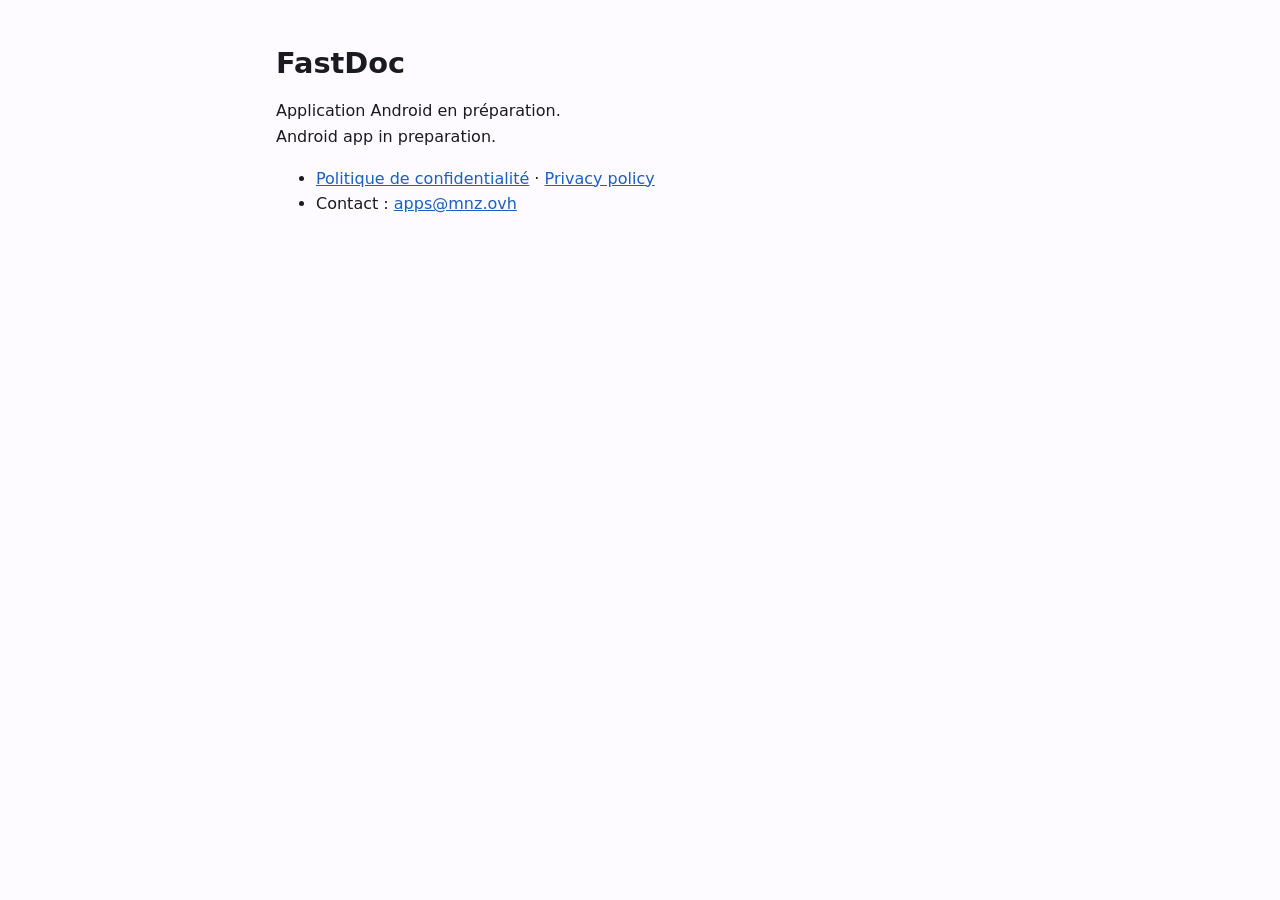
<file: index.html>
<!doctype html>
<html lang="fr">
<head>
<meta charset="utf-8">
<meta name="viewport" content="width=device-width, initial-scale=1">
<meta name="robots" content="noindex, nofollow">
<title>FastDoc</title>
<link rel="stylesheet" href="style.css">
</head>
<body>
<main>
<h1>FastDoc</h1>
<p>Application Android en préparation.<br><span lang="en">Android app in preparation.</span></p>
<ul>
<li><a href="privacy-policy.html">Politique de confidentialité</a> · <a href="privacy-policy.html#en" lang="en">Privacy policy</a></li>
<li>Contact : <a href="mailto:apps@mnz.ovh">apps@mnz.ovh</a></li>
</ul>
</main>
</body>
</html>
</file>
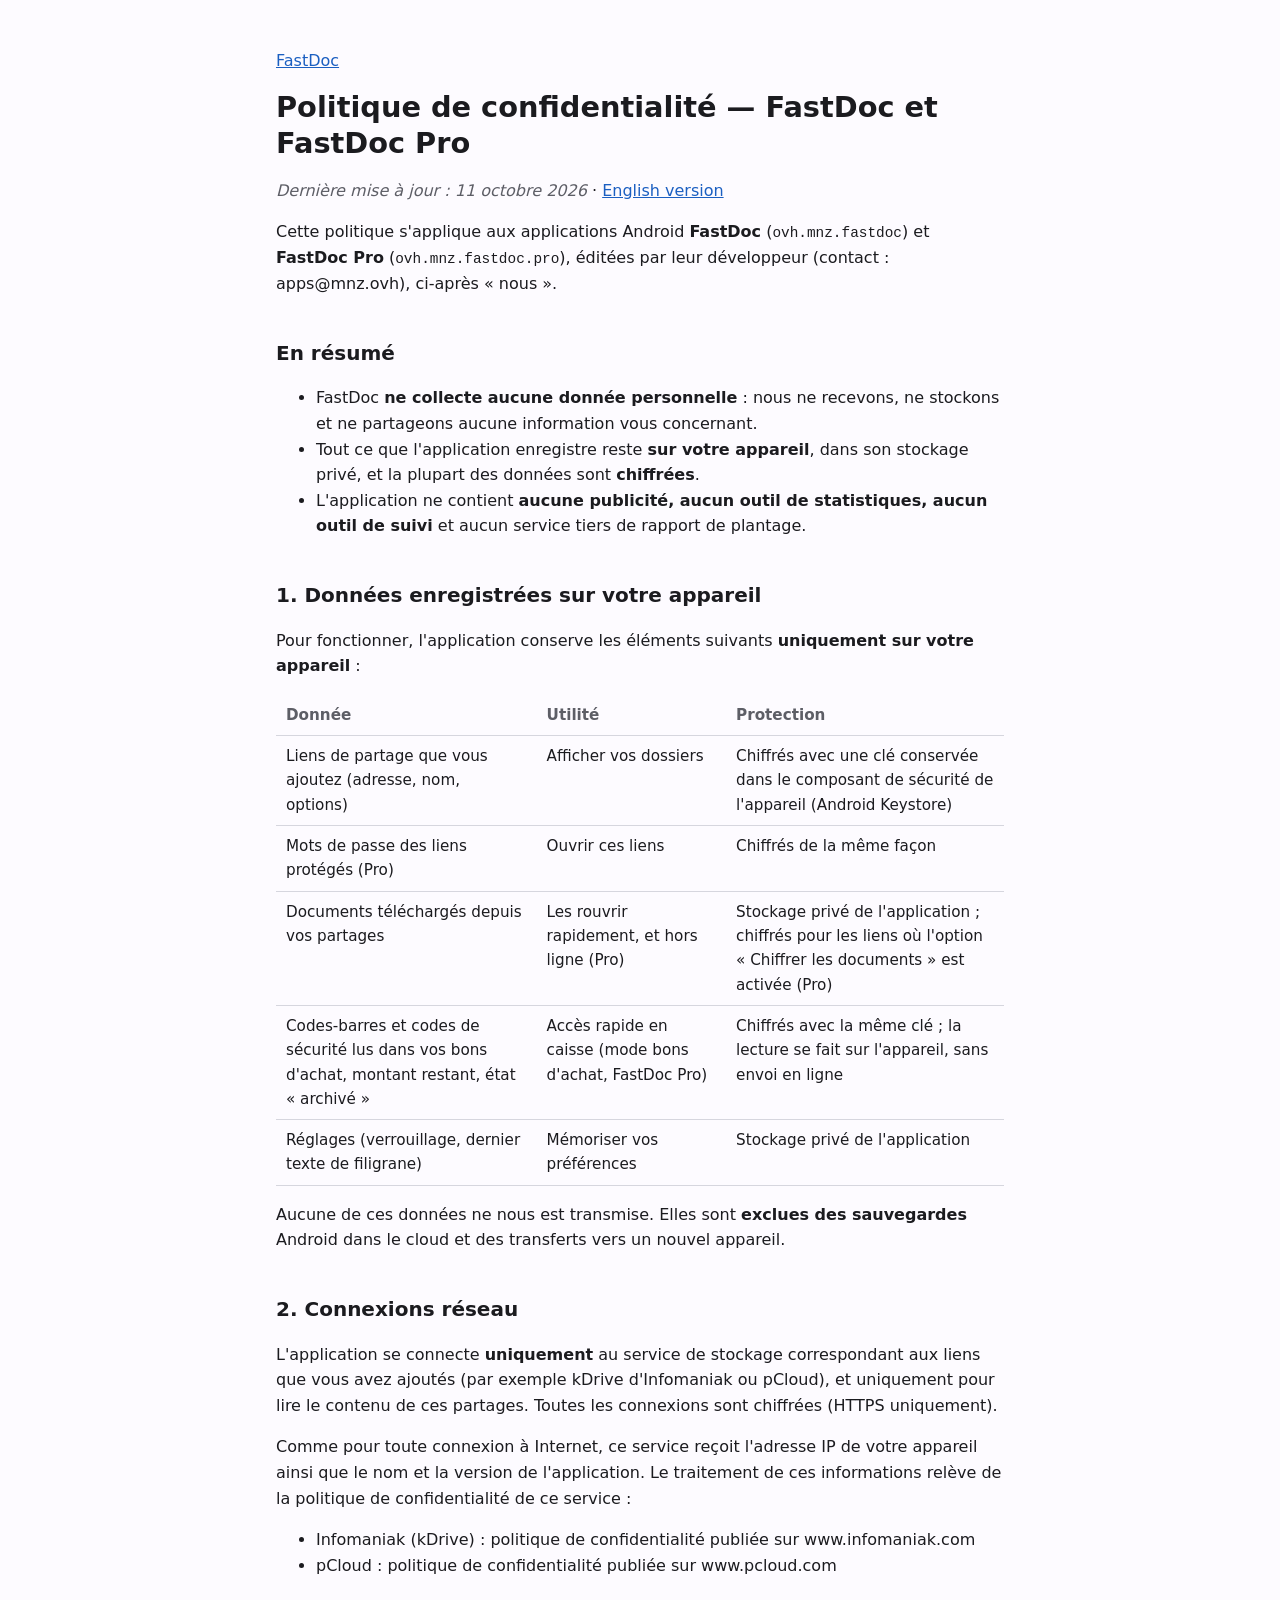
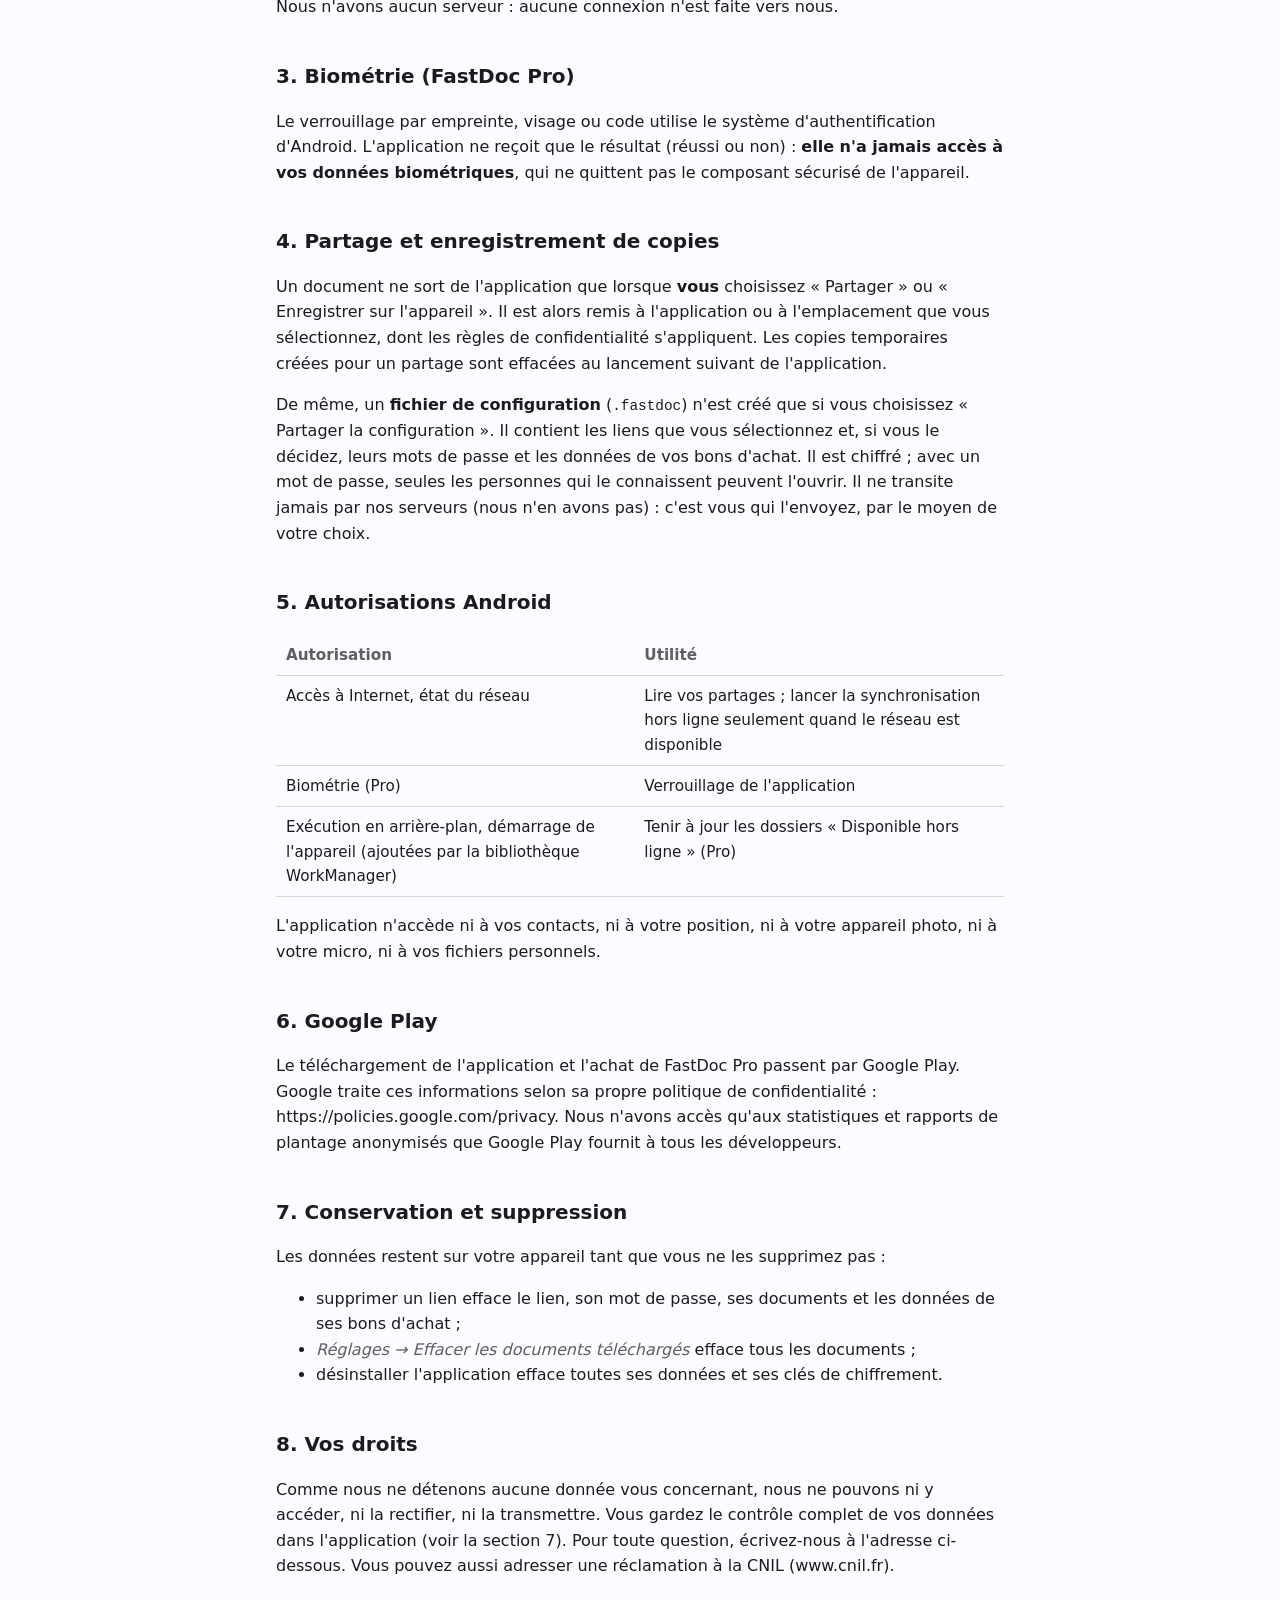
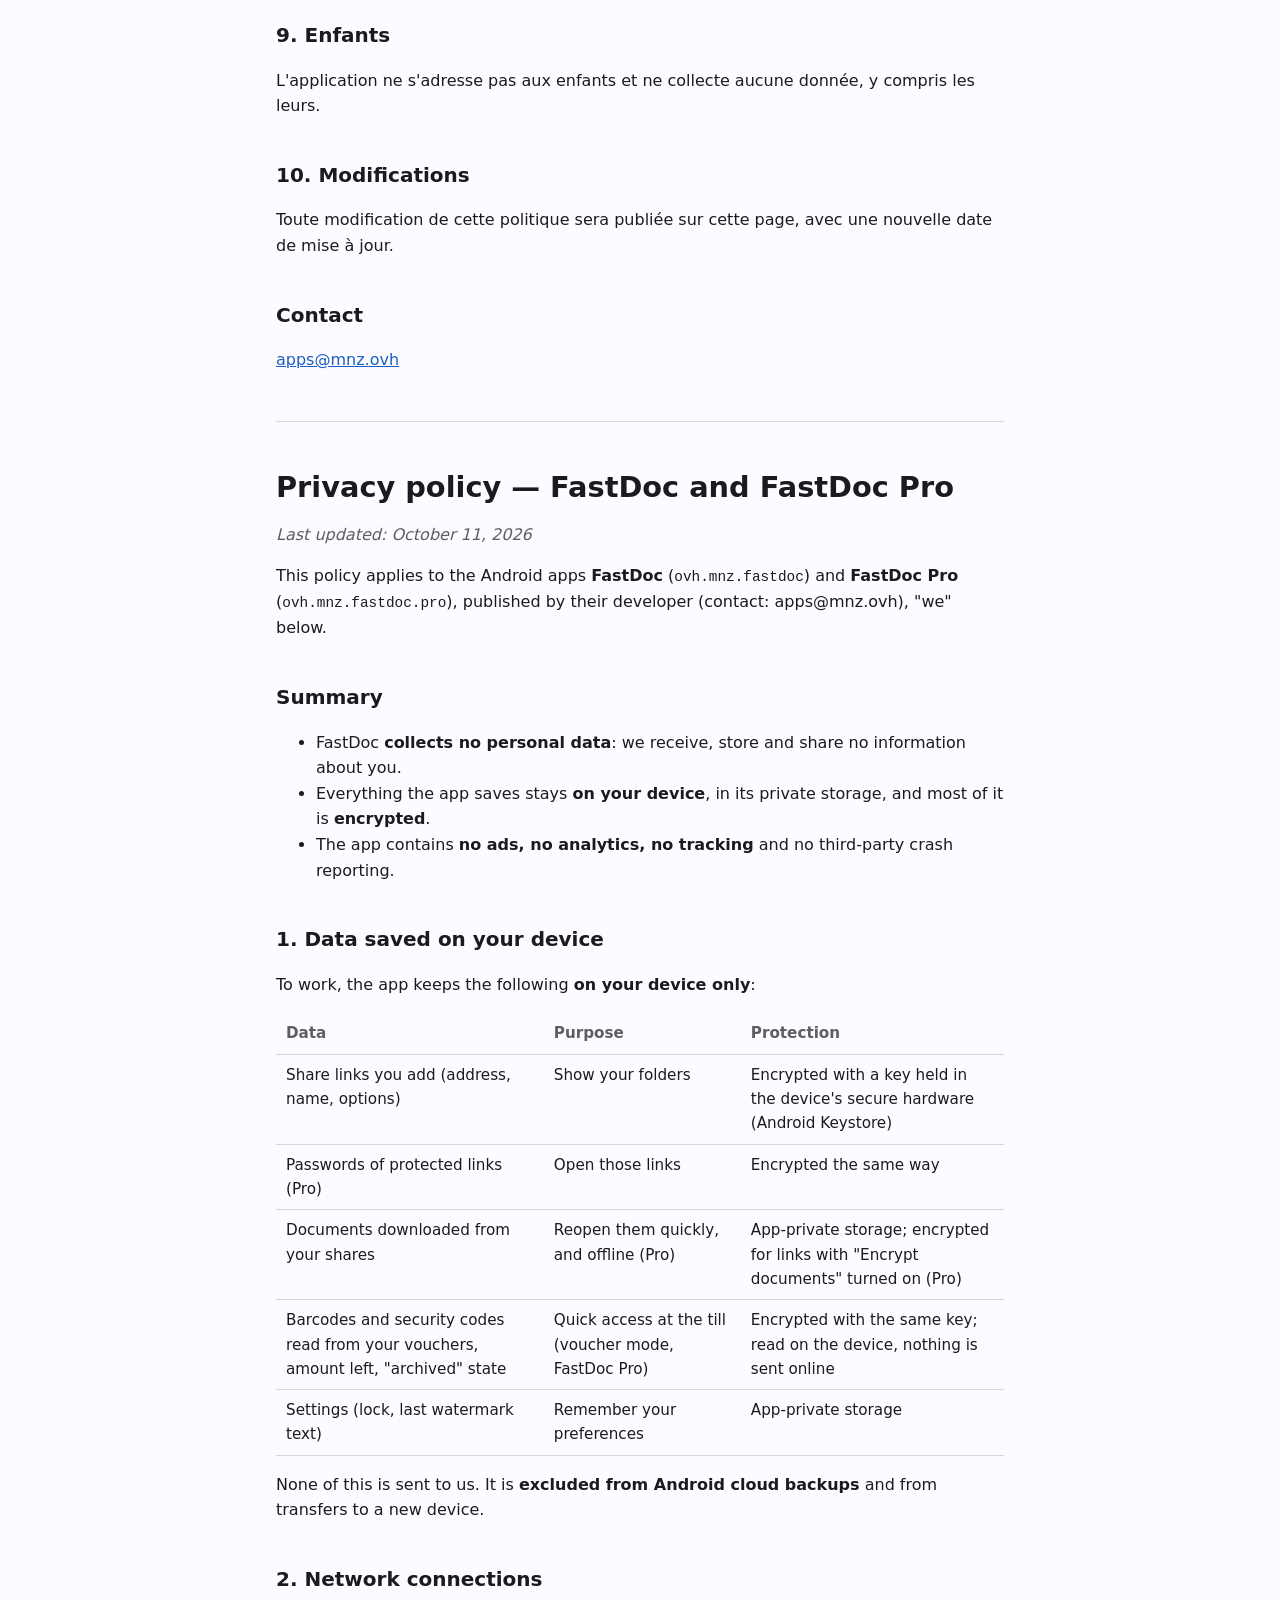
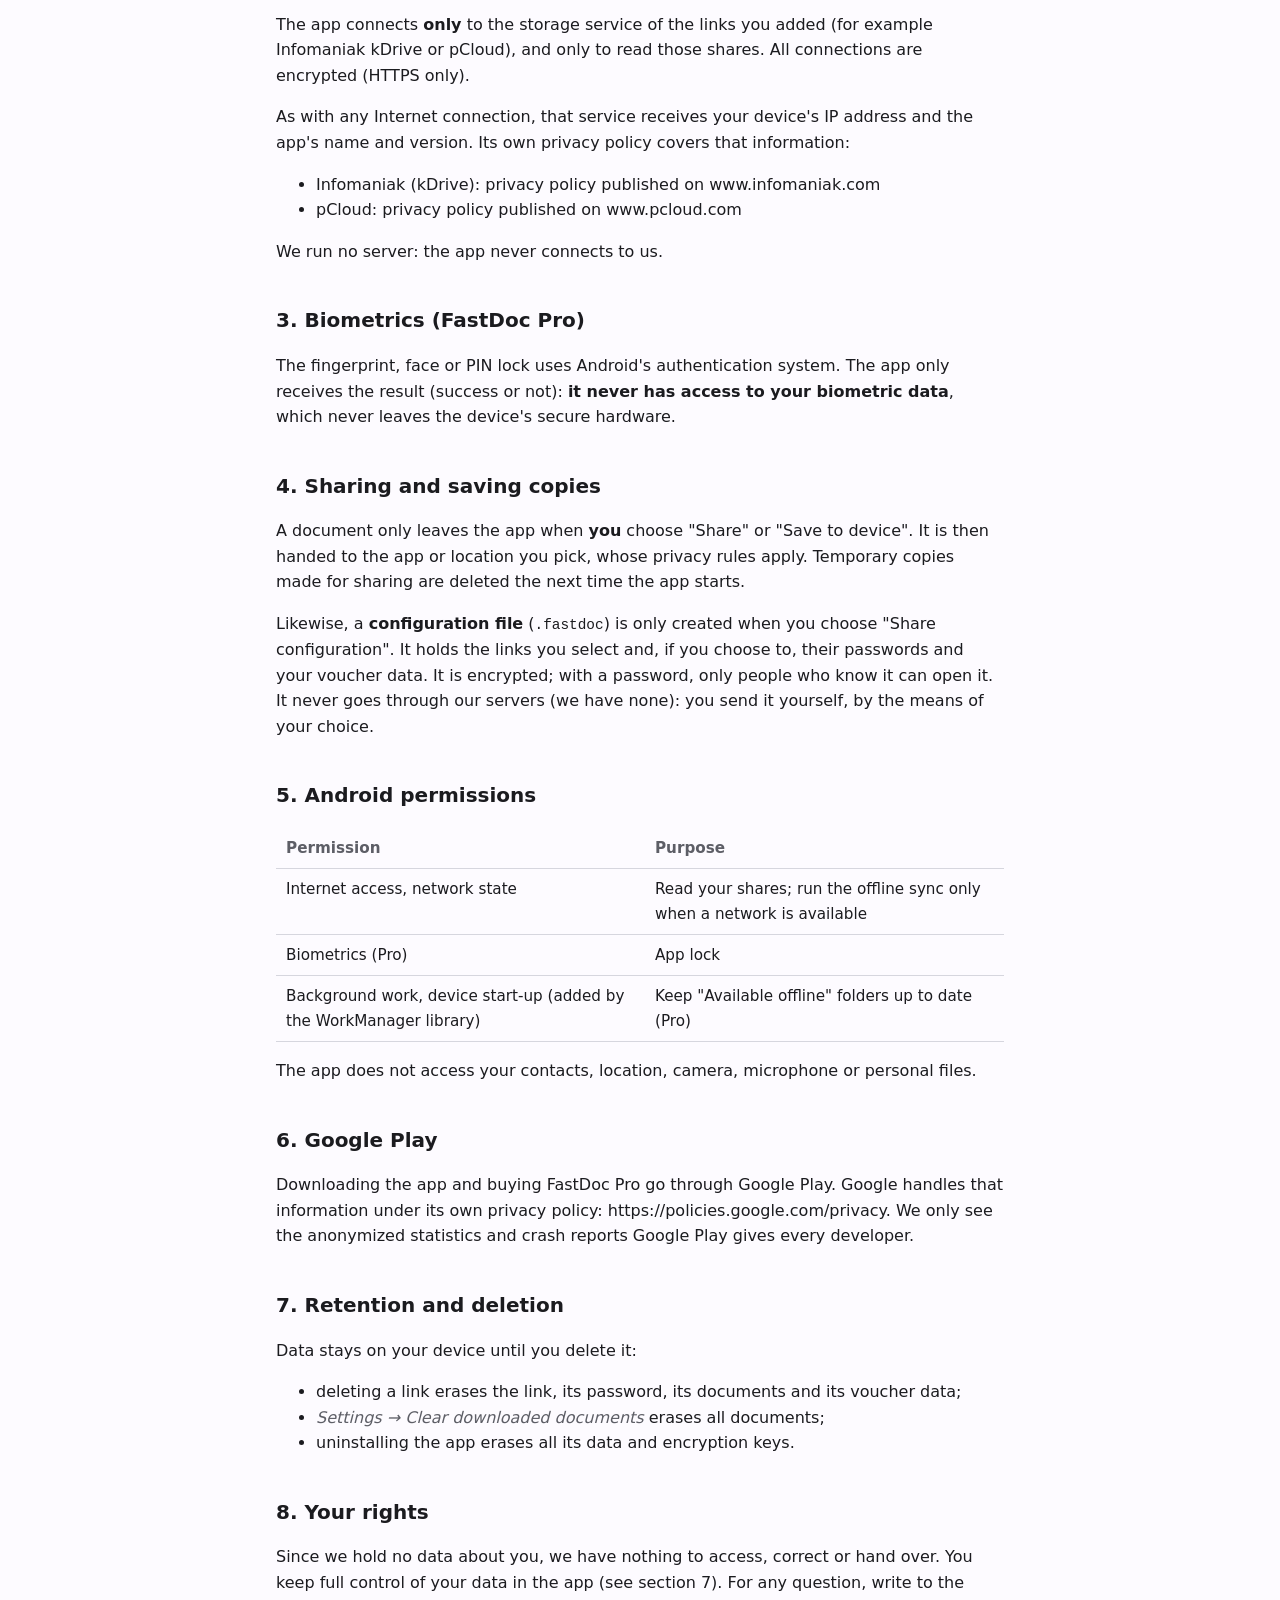
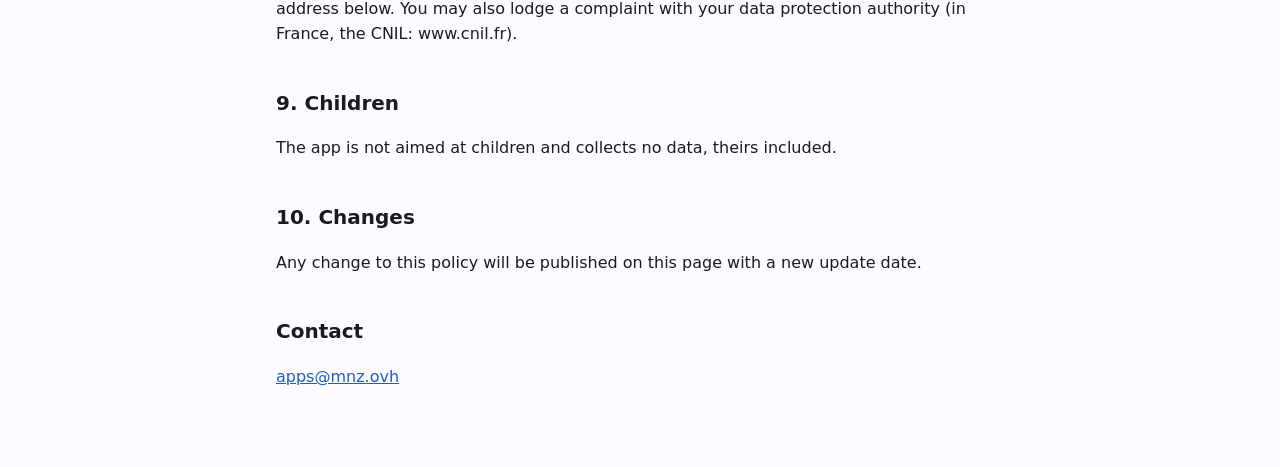
<file: privacy-policy.html>
<!doctype html>
<html lang="fr">
<head>
<meta charset="utf-8">
<meta name="viewport" content="width=device-width, initial-scale=1">
<meta name="robots" content="noindex, nofollow">
<title>FastDoc — Politique de confidentialité / Privacy policy</title>
<link rel="stylesheet" href="style.css">
</head>
<body>
<main>
<p><a href="./">FastDoc</a></p>
<section lang="fr"><h1>Politique de confidentialité — FastDoc et FastDoc Pro</h1>
<p><em>Dernière mise à jour : 11 octobre 2026</em> · <a href="#en">English version</a></p>
<p>Cette politique s'applique aux applications Android <strong>FastDoc</strong> (<code>ovh.mnz.fastdoc</code>) et
<strong>FastDoc Pro</strong> (<code>ovh.mnz.fastdoc.pro</code>), éditées par leur développeur (contact : apps@mnz.ovh), ci-après « nous ».</p>
<h2>En résumé</h2>
<ul>
<li>FastDoc <strong>ne collecte aucune donnée personnelle</strong> : nous ne recevons, ne stockons et ne
  partageons aucune information vous concernant.</li>
<li>Tout ce que l'application enregistre reste <strong>sur votre appareil</strong>, dans son stockage privé, et
  la plupart des données sont <strong>chiffrées</strong>.</li>
<li>L'application ne contient <strong>aucune publicité, aucun outil de statistiques, aucun outil de
  suivi</strong> et aucun service tiers de rapport de plantage.</li>
</ul>
<h2>1. Données enregistrées sur votre appareil</h2>
<p>Pour fonctionner, l'application conserve les éléments suivants <strong>uniquement sur votre appareil</strong> :</p>
<table>
<thead>
<tr>
<th>Donnée</th>
<th>Utilité</th>
<th>Protection</th>
</tr>
</thead>
<tbody>
<tr>
<td>Liens de partage que vous ajoutez (adresse, nom, options)</td>
<td>Afficher vos dossiers</td>
<td>Chiffrés avec une clé conservée dans le composant de sécurité de l'appareil (Android Keystore)</td>
</tr>
<tr>
<td>Mots de passe des liens protégés (Pro)</td>
<td>Ouvrir ces liens</td>
<td>Chiffrés de la même façon</td>
</tr>
<tr>
<td>Documents téléchargés depuis vos partages</td>
<td>Les rouvrir rapidement, et hors ligne (Pro)</td>
<td>Stockage privé de l'application ; chiffrés pour les liens où l'option « Chiffrer les documents » est activée (Pro)</td>
</tr>
<tr>
<td>Codes-barres et codes de sécurité lus dans vos bons d'achat, montant restant, état « archivé »</td>
<td>Accès rapide en caisse (mode bons d'achat, FastDoc Pro)</td>
<td>Chiffrés avec la même clé ; la lecture se fait sur l'appareil, sans envoi en ligne</td>
</tr>
<tr>
<td>Réglages (verrouillage, dernier texte de filigrane)</td>
<td>Mémoriser vos préférences</td>
<td>Stockage privé de l'application</td>
</tr>
</tbody>
</table>
<p>Aucune de ces données ne nous est transmise. Elles sont <strong>exclues des sauvegardes</strong> Android dans
le cloud et des transferts vers un nouvel appareil.</p>
<h2>2. Connexions réseau</h2>
<p>L'application se connecte <strong>uniquement</strong> au service de stockage correspondant aux liens que vous
avez ajoutés (par exemple kDrive d'Infomaniak ou pCloud), et uniquement pour lire le contenu de ces
partages. Toutes les connexions sont chiffrées (HTTPS uniquement).</p>
<p>Comme pour toute connexion à Internet, ce service reçoit l'adresse IP de votre appareil ainsi que
le nom et la version de l'application. Le traitement de ces informations relève de la politique de
confidentialité de ce service :</p>
<ul>
<li>Infomaniak (kDrive) : politique de confidentialité publiée sur www.infomaniak.com</li>
<li>pCloud : politique de confidentialité publiée sur www.pcloud.com</li>
</ul>
<p>Nous n'avons aucun serveur : aucune connexion n'est faite vers nous.</p>
<h2>3. Biométrie (FastDoc Pro)</h2>
<p>Le verrouillage par empreinte, visage ou code utilise le système d'authentification d'Android.
L'application ne reçoit que le résultat (réussi ou non) : <strong>elle n'a jamais accès à vos données
biométriques</strong>, qui ne quittent pas le composant sécurisé de l'appareil.</p>
<h2>4. Partage et enregistrement de copies</h2>
<p>Un document ne sort de l'application que lorsque <strong>vous</strong> choisissez « Partager » ou « Enregistrer
sur l'appareil ». Il est alors remis à l'application ou à l'emplacement que vous sélectionnez, dont
les règles de confidentialité s'appliquent. Les copies temporaires créées pour un partage sont
effacées au lancement suivant de l'application.</p>
<p>De même, un <strong>fichier de configuration</strong> (<code>.fastdoc</code>) n'est créé que si vous choisissez « Partager
la configuration ». Il contient les liens que vous sélectionnez et, si vous le décidez, leurs mots
de passe et les données de vos bons d'achat. Il est chiffré ; avec un mot de passe, seules les
personnes qui le connaissent peuvent l'ouvrir. Il ne transite jamais par nos serveurs (nous n'en
avons pas) : c'est vous qui l'envoyez, par le moyen de votre choix.</p>
<h2>5. Autorisations Android</h2>
<table>
<thead>
<tr>
<th>Autorisation</th>
<th>Utilité</th>
</tr>
</thead>
<tbody>
<tr>
<td>Accès à Internet, état du réseau</td>
<td>Lire vos partages ; lancer la synchronisation hors ligne seulement quand le réseau est disponible</td>
</tr>
<tr>
<td>Biométrie (Pro)</td>
<td>Verrouillage de l'application</td>
</tr>
<tr>
<td>Exécution en arrière-plan, démarrage de l'appareil (ajoutées par la bibliothèque WorkManager)</td>
<td>Tenir à jour les dossiers « Disponible hors ligne » (Pro)</td>
</tr>
</tbody>
</table>
<p>L'application n'accède ni à vos contacts, ni à votre position, ni à votre appareil photo, ni à
votre micro, ni à vos fichiers personnels.</p>
<h2>6. Google Play</h2>
<p>Le téléchargement de l'application et l'achat de FastDoc Pro passent par Google Play. Google traite
ces informations selon sa propre politique de confidentialité :
https://policies.google.com/privacy. Nous n'avons accès qu'aux statistiques et rapports de plantage
anonymisés que Google Play fournit à tous les développeurs.</p>
<h2>7. Conservation et suppression</h2>
<p>Les données restent sur votre appareil tant que vous ne les supprimez pas :</p>
<ul>
<li>supprimer un lien efface le lien, son mot de passe, ses documents et les données de ses bons d'achat ;</li>
<li><em>Réglages → Effacer les documents téléchargés</em> efface tous les documents ;</li>
<li>désinstaller l'application efface toutes ses données et ses clés de chiffrement.</li>
</ul>
<h2>8. Vos droits</h2>
<p>Comme nous ne détenons aucune donnée vous concernant, nous ne pouvons ni y accéder, ni la
rectifier, ni la transmettre. Vous gardez le contrôle complet de vos données dans l'application
(voir la section 7). Pour toute question, écrivez-nous à l'adresse ci-dessous. Vous pouvez aussi
adresser une réclamation à la CNIL (www.cnil.fr).</p>
<h2>9. Enfants</h2>
<p>L'application ne s'adresse pas aux enfants et ne collecte aucune donnée, y compris les leurs.</p>
<h2>10. Modifications</h2>
<p>Toute modification de cette politique sera publiée sur cette page, avec une nouvelle date de mise
à jour.</p>
<h2>Contact</h2>
<p><a href="mailto:apps@mnz.ovh">apps@mnz.ovh</a></p></section>
<hr>
<section lang="en" id="en"><h1>Privacy policy — FastDoc and FastDoc Pro</h1>
<p><em>Last updated: October 11, 2026</em></p>
<p>This policy applies to the Android apps <strong>FastDoc</strong> (<code>ovh.mnz.fastdoc</code>) and <strong>FastDoc Pro</strong>
(<code>ovh.mnz.fastdoc.pro</code>), published by their developer (contact: apps@mnz.ovh), "we" below.</p>
<h2>Summary</h2>
<ul>
<li>FastDoc <strong>collects no personal data</strong>: we receive, store and share no information about you.</li>
<li>Everything the app saves stays <strong>on your device</strong>, in its private storage, and most of it is
  <strong>encrypted</strong>.</li>
<li>The app contains <strong>no ads, no analytics, no tracking</strong> and no third-party crash reporting.</li>
</ul>
<h2>1. Data saved on your device</h2>
<p>To work, the app keeps the following <strong>on your device only</strong>:</p>
<table>
<thead>
<tr>
<th>Data</th>
<th>Purpose</th>
<th>Protection</th>
</tr>
</thead>
<tbody>
<tr>
<td>Share links you add (address, name, options)</td>
<td>Show your folders</td>
<td>Encrypted with a key held in the device's secure hardware (Android Keystore)</td>
</tr>
<tr>
<td>Passwords of protected links (Pro)</td>
<td>Open those links</td>
<td>Encrypted the same way</td>
</tr>
<tr>
<td>Documents downloaded from your shares</td>
<td>Reopen them quickly, and offline (Pro)</td>
<td>App-private storage; encrypted for links with "Encrypt documents" turned on (Pro)</td>
</tr>
<tr>
<td>Barcodes and security codes read from your vouchers, amount left, "archived" state</td>
<td>Quick access at the till (voucher mode, FastDoc Pro)</td>
<td>Encrypted with the same key; read on the device, nothing is sent online</td>
</tr>
<tr>
<td>Settings (lock, last watermark text)</td>
<td>Remember your preferences</td>
<td>App-private storage</td>
</tr>
</tbody>
</table>
<p>None of this is sent to us. It is <strong>excluded from Android cloud backups</strong> and from transfers to a
new device.</p>
<h2>2. Network connections</h2>
<p>The app connects <strong>only</strong> to the storage service of the links you added (for example Infomaniak
kDrive or pCloud), and only to read those shares. All connections are encrypted (HTTPS only).</p>
<p>As with any Internet connection, that service receives your device's IP address and the app's name
and version. Its own privacy policy covers that information:</p>
<ul>
<li>Infomaniak (kDrive): privacy policy published on www.infomaniak.com</li>
<li>pCloud: privacy policy published on www.pcloud.com</li>
</ul>
<p>We run no server: the app never connects to us.</p>
<h2>3. Biometrics (FastDoc Pro)</h2>
<p>The fingerprint, face or PIN lock uses Android's authentication system. The app only receives the
result (success or not): <strong>it never has access to your biometric data</strong>, which never leaves the
device's secure hardware.</p>
<h2>4. Sharing and saving copies</h2>
<p>A document only leaves the app when <strong>you</strong> choose "Share" or "Save to device". It is then handed
to the app or location you pick, whose privacy rules apply. Temporary copies made for sharing are
deleted the next time the app starts.</p>
<p>Likewise, a <strong>configuration file</strong> (<code>.fastdoc</code>) is only created when you choose "Share
configuration". It holds the links you select and, if you choose to, their passwords and your
voucher data. It is encrypted; with a password, only people who know it can open it. It never goes
through our servers (we have none): you send it yourself, by the means of your choice.</p>
<h2>5. Android permissions</h2>
<table>
<thead>
<tr>
<th>Permission</th>
<th>Purpose</th>
</tr>
</thead>
<tbody>
<tr>
<td>Internet access, network state</td>
<td>Read your shares; run the offline sync only when a network is available</td>
</tr>
<tr>
<td>Biometrics (Pro)</td>
<td>App lock</td>
</tr>
<tr>
<td>Background work, device start-up (added by the WorkManager library)</td>
<td>Keep "Available offline" folders up to date (Pro)</td>
</tr>
</tbody>
</table>
<p>The app does not access your contacts, location, camera, microphone or personal files.</p>
<h2>6. Google Play</h2>
<p>Downloading the app and buying FastDoc Pro go through Google Play. Google handles that information
under its own privacy policy: https://policies.google.com/privacy. We only see the anonymized statistics
and crash reports Google Play gives every developer.</p>
<h2>7. Retention and deletion</h2>
<p>Data stays on your device until you delete it:</p>
<ul>
<li>deleting a link erases the link, its password, its documents and its voucher data;</li>
<li><em>Settings → Clear downloaded documents</em> erases all documents;</li>
<li>uninstalling the app erases all its data and encryption keys.</li>
</ul>
<h2>8. Your rights</h2>
<p>Since we hold no data about you, we have nothing to access, correct or hand over. You keep full
control of your data in the app (see section 7). For any question, write to the address below. You
may also lodge a complaint with your data protection authority (in France, the CNIL:
www.cnil.fr).</p>
<h2>9. Children</h2>
<p>The app is not aimed at children and collects no data, theirs included.</p>
<h2>10. Changes</h2>
<p>Any change to this policy will be published on this page with a new update date.</p>
<h2>Contact</h2>
<p><a href="mailto:apps@mnz.ovh">apps@mnz.ovh</a></p></section>
</main>
</body>
</html>
</file>
<file: style.css>
:root { color-scheme: light dark; --text: #1b1b1f; --muted: #5d5e66; --line: #d6d6de; --link: #1b5fc1; --bg: #fdfbff; }
@media (prefers-color-scheme: dark) { :root { --text: #e4e2e6; --muted: #a9a9b3; --line: #3a3a42; --link: #adc6ff; --bg: #121316; } }
* { box-sizing: border-box; }
body { margin: 0; background: var(--bg); color: var(--text); font: 16px/1.6 system-ui, -apple-system, "Segoe UI", Roboto, sans-serif; }
main { max-width: 760px; margin: 0 auto; padding: 32px 16px 64px; }
h1 { font-size: 1.8rem; line-height: 1.25; margin: 0.5em 0; }
h2 { font-size: 1.25rem; margin-top: 2em; }
a { color: var(--link); }
em { color: var(--muted); }
hr { border: 0; border-top: 1px solid var(--line); margin: 48px 0; }
table { width: 100%; border-collapse: collapse; margin: 1em 0; font-size: 0.95rem; display: block; overflow-x: auto; }
th, td { text-align: left; vertical-align: top; padding: 8px 10px; border-bottom: 1px solid var(--line); }
th { color: var(--muted); font-weight: 600; }
code { font-size: 0.9em; }
</file>
